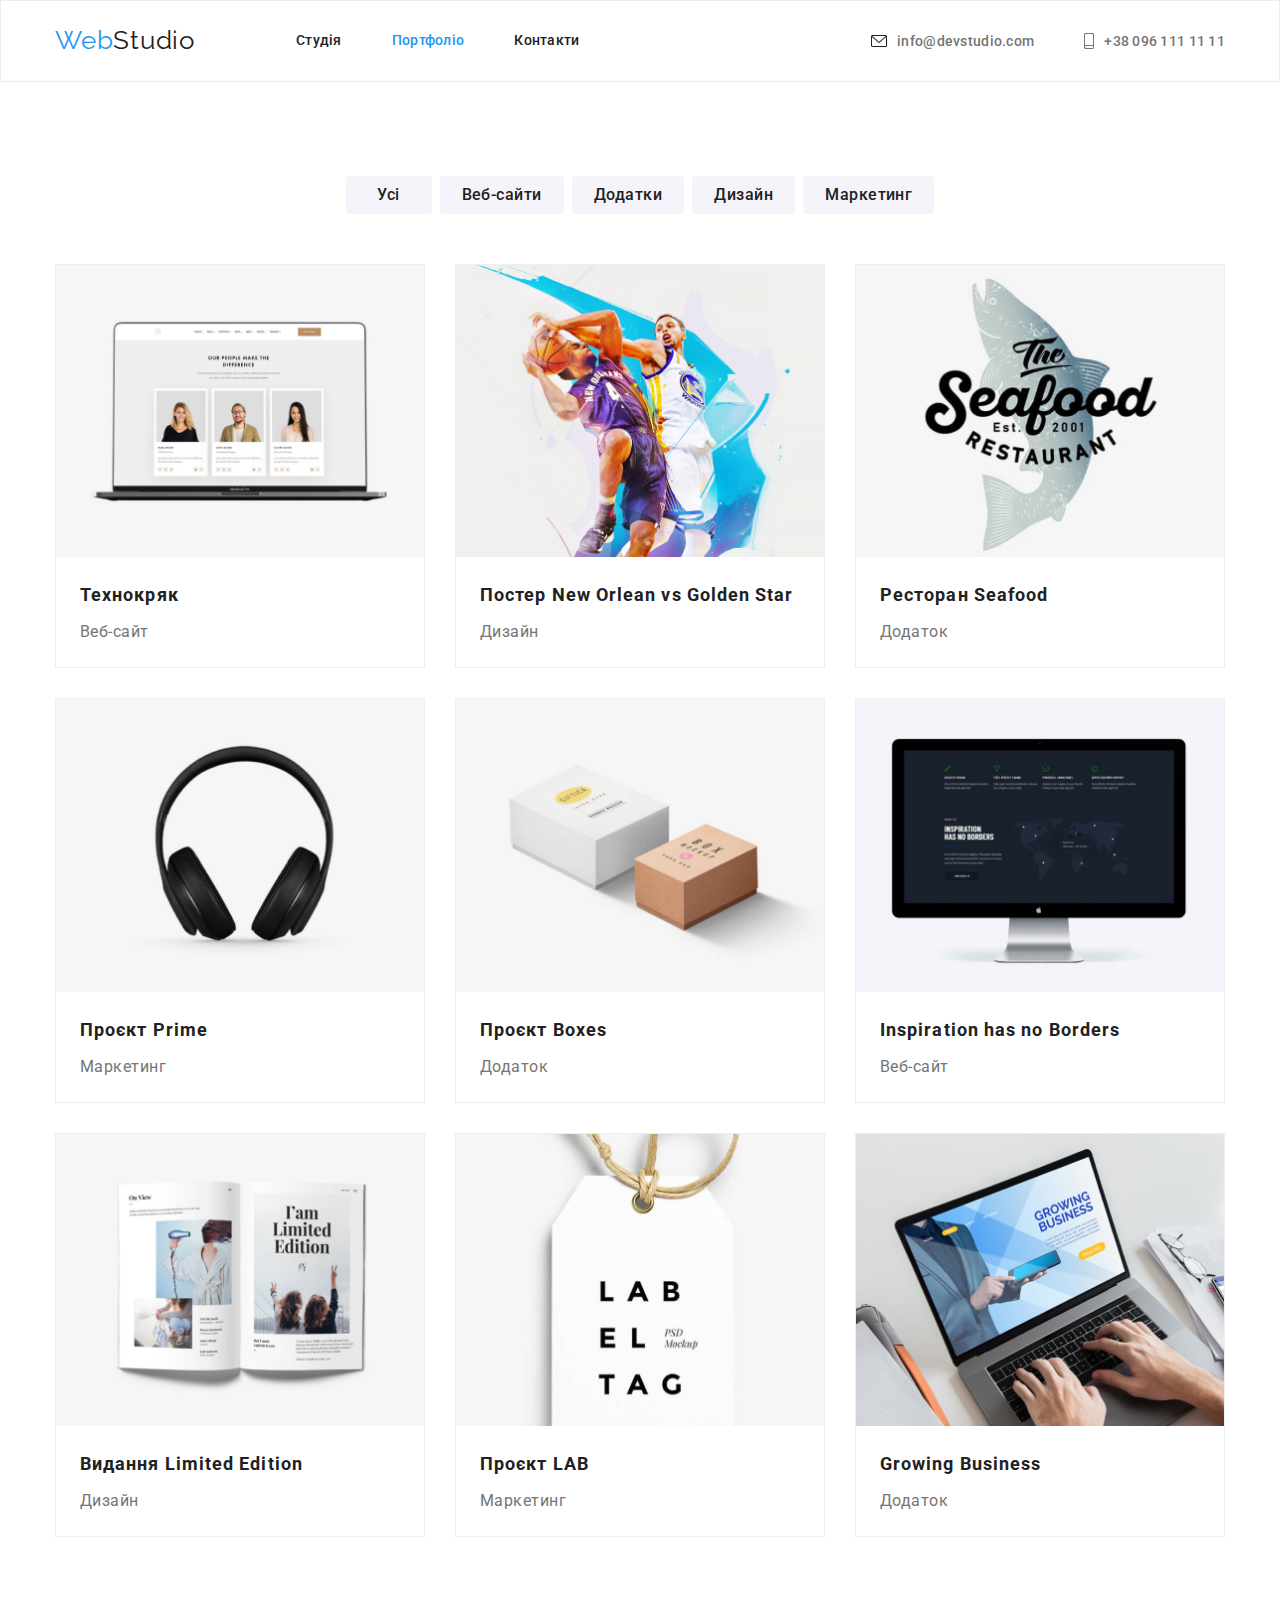
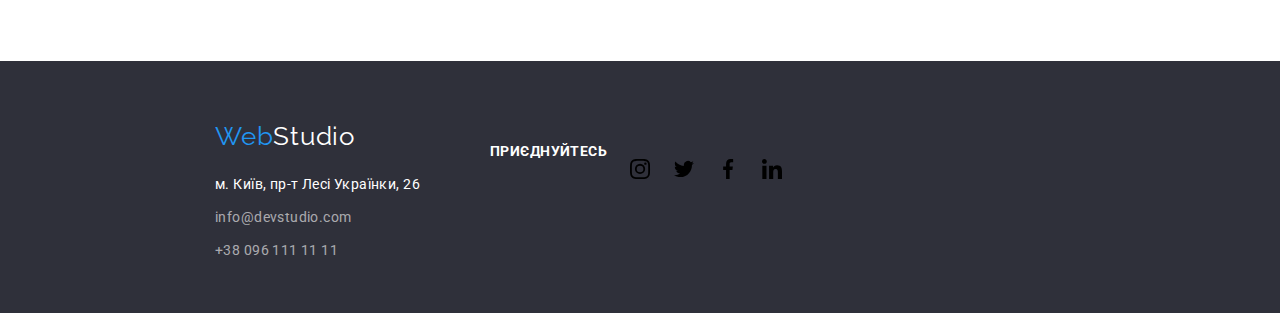
<file: portfolio.html>
<!DOCTYPE html>
<html lang="en">
<head>
    <meta charset="UTF-8">
    <meta http-equiv="X-UA-Compatible" content="IE=edge">
    <meta name="viewport" content="width=device-width, initial-scale=1.0">
    <title>Portfolio</title>
    <link rel="preconnect" href="https://fonts.googleapis.com">
    <link rel="preconnect" href="https://fonts.gstatic.com" crossorigin>
    <link href="https://fonts.googleapis.com/css2?family=Raleway:wght@700&family=Roboto:wght@400;500;700;900&display=swap" rel="stylesheet">
    <link rel="stylesheet" href="https://cdnjs.cloudflare.com/ajax/libs/modern-normalize/0.6.0/modern-normalize.min.css">
    <link
    rel="stylesheet"
    href="https://cdnjs.cloudflare.com/ajax/libs/animate.css/4.1.1/animate.min.css"
  />
    <link rel="stylesheet" href="./css/portfolio.css">
</head>
<body>
    <header class="header">
        <div class="container header-navigation">
            <nav class="header-navigation"> 
            <a class="logo-link link" href="/studio.html">Web<span class="logo-header">Studio</span></a>
                <ul class="header-list list">
                    <li><a class="nav-link link" href="./index.html">Студія</a></li>
                    <li><a class="nav-link link current" href="./portfolio.html">Портфоліо</a></li>
                    <li><a class="nav-link link" href="">Контакти</a></li>
                </ul>
            </nav>
            <ul class="header-icon list">
                <li><a class="link-mail link link-header" href="mailto:info@devstudio.com">info@devstudio.com</a></li>
                <li><a class="link-logo-tel link link-header" href="tel:+380961111111">+38 096 111 11 11</a></li>
            </ul>
        </div>
    </header>
    <main>
        <section class="section">
            <h1 class="visually-hidden">Перелік послуг</h1>
            <div class="container">
                <ul class="header-navigation list">
                    <li class="btn-items">
                        <button type="button" class="filter-button">Усі</button>
                    </li>
                    <li class="btn-items">
                        <button type="button" class="filter-button">Веб-сайти</button>
                    </li>
                    <li class="btn-items">
                        <button type="button" class="filter-button">Додатки</button>
                    </li>
                    <li class="btn-items">
                        <button type="button" class="filter-button">Дизайн</button>
                    </li>
                    <li class="btn-items">
                        <button type="button" class="filter-button">Маркетинг</button>
                    </li>
            </ul>

                <ul class="team-list">
                <li class="list item-border">
                   <div class="text-item-wrap">
                        <img class="project-item" src="./images/portfolio2.jpg" alt="items" width="370px;">
                            <p class="project-text-item">Ресурс пропонує комплексні пропозиції з різним рівнем функціоналу та сервісів. Все це дозволить відвідувачу отримати вичерпні відомості про компанію чи приватну особу.</p>
                   </div>
                        <h2 class="project-title">Технокряк</h2>
                        <p class="project-text">Веб-сайт</p>
                 
                </li>
                <li class="list item-border">
                    <img class="project-item" src="./images/portfolio3.jpg" alt="items" width="370px;">
                  
                        <h2 class="project-title">Постер New Orlean vs Golden Star</h2>
                        <p class="project-text">Дизайн</p>
                  
                </li>
                <li class="list item-border">
                    <img class="project-item" src="./images/portfolio4.jpg" alt="items" width="370px;">
                   
                        <h2 class="project-title">Ресторан Seafood</h2>
                        <p class="project-text">Додаток</p>
                    </li>
                <li class="list item-border">
                    <img class="project-item" src="./images/portfolio5.jpg" alt="items" width="370px;">
                    
                        <h2 class="project-title">Проєкт Prime</h2>
                        <p class="project-text">Маркетинг</p>
                  
                </li>
                <li class="list item-border">
                    <img class="project-item" src="./images/portfolio6.jpg" alt="items" width="370px;">
                   
                        <h2 class="project-title">Проєкт Boxes</h2>
                        <p class="project-text">Додаток</p>
                   
                </li>
                <li class="list item-border">
                    <img class="project-item" src="./images/portfolio7.jpg" alt="items" width="370px;">
                  
                        <h2 class="project-title">Inspiration has no Borders</h2>
                        <p class="project-text">Веб-сайт</p>
                    
                </li>
                <li class="list item-border">
                    <img class="project-item" src="./images/portfolio8.jpg" alt="items" width="370px;">
                  
                        <h2 class="project-title">Видання Limited Edition</h2>
                        <p class="project-text">Дизайн</p>
                 
                </li>
                <li class="list item-border">
                    <img class="project-item" src="./images/portfolio9.jpg" alt="items" width="370px;">
                
                        <h2 class="project-title">Проєкт LAB</h2>
                        <p class="project-text">Маркетинг</p>
             
                </li>
                <li class="list item-border">
                    <img class="project-item" src="./images/portfolio10.jpg" alt="items" width="370px;">
              
                        <h2 class="project-title">Growing Business</h2>
                        <p class="project-text">Додаток</p>
                  
                </li>
            </ul>
            </div>
            </section>
        </main>
        
        <footer class="footer-container">
            <div class="footer-items">
                <section class="online-section">
                    <a class="logo-footer logo-link link" href="/index.html">Web<span class="logo-header-footer">Studio</span></a>
                                 <ul class="footer-list list">
                                    <li>
                                        <a class="footer-adress link" href="https://goo.gl/maps/UXusnvnkRGUJdk639">м. Київ, пр-т Лесі Українки, 26</a></li>
                                    <li>
                                        <a class="footer-mail link" href="mailto:info@devstudio.com:">info@devstudio.com</a></li>
                                    <li>
                                        <a class="footer-tel link" href="tel:+380961111111">+38 096 111 11 11</a></li>
                                </ul>
                </section>        
            </div>
            
                <section class="soc-section">
                   <div class="">
                        <p class="soc-footer">Приєднуйтесь</p>
                    <ul class="footer-soc-link">
                        <li class="soc-items list"><a href="" class="team-soc-link">
                            <svg class="footer-soc-icon" widht="20" height="20">
                                <use href="./images/symbol-defs.svg#icon-instagram"></use>
                            </svg>
                        </a></li>
                        <li class="soc-items list"><a href="" class="team-soc-link">
                            <svg class="footer-soc-icon" widht="20" height="20">
                                <use href="./images/symbol-defs.svg#icon-twitter"></use>
                            </svg>
                        </a></li>
                        <li class="soc-items list"><a href="" class="team-soc-link">
                            <svg class="footer-soc-icon" widht="20" height="20">
                                <use href="./images/symbol-defs.svg#icon-facebook"></use>
                            </svg>
                        </a></li>
                        <li class="soc-items list"><a href="" class="team-soc-link">
                            <svg class="footer-soc-icon" widht="20" height="20">
                                <use href="./images/symbol-defs.svg#icon-linkedin"></use>
                            </svg>
                        </a></li>
                    </ul>
                   </div>
                </section>
    </footer>  
</body>
</html>
</file>
<file: css/portfolio.css>
body {
    font-family: 'Roboto', sans-serif;
    font-size: 14px;
    color: #212121;
    background-color: #FFFFFF;
}

:root {
    --main-title-color: #212121;
    --secondary-title-color: #FFFFFF;
    --main-btn-color: #2196F3;
    --about-text-color: #757575;
}

.list {
    list-style: none;
}

.link {
    text-decoration: none;
}

p,
h1,
h2,
h3,
h4,
h5,
h6 {
    margin: 0;
}

ul,
ol {
    margin: 0;
    padding-left: 0;
}

.container {
    width: 1200px;
    padding-left: 15px;
    padding-right: 15px;
    margin: 0 auto;
}

.section {
    padding-top: 94px;
    padding-bottom: 94px;
}
.header-navigation {
    display: flex;
    align-items: center;
    justify-content: center;
    gap: 8px;
   
}

.header-nav {
    margin-left: auto;
    gap: 50px;
    display: flex;
}

.header-list {
    display: flex;
    align-items: center;
    gap: 50px;
    margin-left: 93px;
}

.header {
    padding-top: 24px;
    padding-bottom: 25px;
    border: 1px solid #ECECEC;
}

.header-list .nav-link.current {
    color: var(--main-btn-color);
}

.header-nav {
    margin-left: auto;
    display: flex;
    align-items: center;
    gap: 50px;
}

.header-list {
    display: flex;
    align-items: center;
    gap: 50px;
    margin-left: 93px;
}

.header-list .nav-link.current {
    color: var(--main-btn-color);
}

.container-items {
    display: flex;
    justify-content:center;
    gap: 8px;
    margin-bottom: 50px;
}

.container-items .btn-items:hover {
color: #FFFFFF;
}
.logo {
    margin-right: 93px;
}

.logo-link {
    font-family: 'Raleway';
    font-size: 26px;
    line-height: calc(31 / 26);
    letter-spacing: 0.03em;
    color: var(--main-btn-color);
    }

    .logo-header {
        font-family: 'Raleway';
        font-size: 26px;
        line-height: calc(31 / 26);
        letter-spacing: 0.03em;
        color: var(--main-title-color);
        }
        
        .logo-header-footer {
        font-family: 'Raleway';
        font-size: 26px;
        line-height: calc(31 / 26);
        letter-spacing: 0.03em;   
        color: var(--secondary-title-color);
        }
        
        .logo-studio {
        font-weight: 700;
        font-size: 26px;
        line-height: calc(31 / 26);
        letter-spacing: 0.03em;
        
        color: var(--secondary-title-color);
        }
        
        .nav-link,
        .link-logo-tel {
            font-weight: 500;
            line-height: 1.14;
            letter-spacing: 0.02em;
            color: var(--main-title-color);
            transition: color 250ms cubic-bezier(0.4, 0, 0.2, 1);
        }

        .item-border:hover, .item-border:focus {
            box-shadow: 0px 4px 4px rgba(0, 0, 0, 0.25);
        }
        
        .header-icon {
            margin-left: auto;
            display: flex;
            align-items: center;
            gap: 50px;
            align-items: center;
            margin-left: auto;
            display: flex;
            gap: 50px;
            color: var(--about-text-color);
            
        }
        .link-mail::before {
            content: '';
            background-image: url(../images/envelope.jpg);
            color: var(--about-text-color);
            width: 16px;
            height: 12px;
            color: currentColor;
        }
        
        
        .link-logo-tel::before {
            content: '';
            background-image: url(../images/smartphone.jpg);
            width: 10px;
            height: 16px;
            color: currentColor;
        }

        .link-mail:hover::before {
            fill: var(--main-btn-color);
        }

        .link-header {
            display: flex;
            gap: 10px;
            align-items: center;
        }

        .link-mail, .link-logo-tel {
            font-weight: 500;
            line-height: calc(16 / 14);
            letter-spacing: 0.02em;
            color: var(--about-text-color);
        }

        .btn-items {
            font-weight: 500;
            font-size: 16px;
            line-height: 26px;
            text-align: center;
            letter-spacing: 0.03em;
            color: var(--main-title-color);
            
        }
        .filter-button {
        cursor: pointer;
        padding: 6px 22px;
        font-weight: 500;
        font-size: 16px;
        line-height: calc(26 / 16);
        text-align: center;
        letter-spacing: 0.03em;
        border: none;
        height: 38px;
        min-width: 86px;
        color: #212121;
        background-color: #F5F4FA;
        border-radius: 4px;
        transition: background-color 250ms cubic-bezier(0.4, 0, 0.2, 1), color 250ms cubic-bezier(0.4, 0, 0.2, 1);
        }

    .filter-button:focus, .filter-button:hover {
            background-color: var(--main-btn-color);
            color:var(--secondary-title-color);
            box-shadow: 0px 3px 1px rgba(0, 0, 0, 0.1), 0px 1px 2px rgba(0, 0, 0, 0.08), 0px 2px 2px rgba(0, 0, 0, 0.12);
        }
        
        .visually-hidden {
            position: absolute;
            width: 1px;
            height: 1px;
            margin: -1px;
            border: 0;
            padding: 0;
            
            white-space: nowrap;
            clip-path: inset(100%);
            clip: rect(0 0 0 0);
            overflow: hidden;
          }
          .team-list {
            display: flex;
            flex-wrap: wrap;
            justify-content: space-between;
            margin-top: 50px;
        }
        
        .nav-link:hover, :focus {
            color: var(--main-btn-color);
        }
        .link-logo-tel:hover, :focus {
            color: var(--main-btn-color)
        }
        .link-mail:hover, :focus {
            color: var(--main-btn-color);
        }
        .footer-adress:hover, :focus {
            color: var(--main-btn-color)
        }
        .footer-tel:hover, :focus {
            color: var(--main-btn-color)
        }
        .footer-mail:hover, :focus {
            color: var(--main-btn-color)
        }

        .footer {
            background-color: var(--main-title-color);
        }
        .logo-footer {
            margin-bottom: 20px;
        }
        .main-section {
            background-color: #F5F5F5;
        }
         .selection-btn {
            background-color: #F5F4FA;
         }

         .nav-section {
            color: var(--main-title-color);
         }

         .container-title {
            margin-bottom: 30px;
         }
         
         .item-border {
            border: 1px solid #EEEEEE;
            width: calc((100% - 60px) / 3);
            margin-bottom: 30px; 
            transition: box-shadow 250ms cubic-bezier(0.4, 0, 0.2, 1);  
         }

        .text-item-wrap {
        position: relative;
        overflow: hidden;
        }
             
         .project-text-item {
            position: absolute;
            top: 0;
            font-weight: 400;
            font-size: 18px;
            line-height: calc(28 / 18);
            letter-spacing: 0.03em;
            padding: 63px 24px;
            height: 100%;
            background-color: rgba(33, 150, 243, 0.9);;
            color: var(--secondary-title-color);
            transform: translateY(100%);
            transition: 250ms cubic-bezier(0.4, 0, 0.2, 1);
         }

         .item-border:hover .project-text-item {
            transform: translateY(0);
            }
    
         
        .project-list {
            padding: 20px 24px;
         }

        .project-item {
                display: block;
                max-width: 100%;
                height: auto;
        }
        
         .project-wrap:nth-child(3) {
            gap: 0;
         }
        
         .project-title {
            font-weight: 700;
            font-size: 18px;
            line-height: calc(36 / 18);
            letter-spacing: 0.06em;
            color: var(--main-title-color);
            padding-top: 20px;
            padding-left: 24px;
            padding-right: 24px;
         }
         
        .footer-container {
            display: flex;
            height: 252px;
            background-color: #2F303A;
            padding-top: 60px;
            padding-bottom: 60px;
            padding-left: 215px;
        }
        .project-text {
            font-size: 16px;
            line-height: calc(30 / 16);
            letter-spacing: 0.03em;
            color: var(--about-text-color);
            margin-top: 4px;
            padding-left: 24px;
            padding-right: 24px;
            padding-bottom: 20px;
         }
         .logo-footer {
            display: block;
            margin-bottom: 20px;
         }
         .footer-adress {
            line-height: 24px;
            letter-spacing: 0.03em;
            color: var(--secondary-title-color);
            transition: color 250ms cubic-bezier(0.4, 0, 0.2, 1);
         }

         .footer-mail, .footer-tel {
            line-height: 24px;
            letter-spacing: 0.03em;
            color: rgba(255, 255, 255, 0.6);
            transition: color 250ms cubic-bezier(0.4, 0, 0.2, 1);
         }

         .soc-footer {
            font-weight: 700;
            font-size: 14px;
            line-height: calc(16 / 14);
            letter-spacing: 0.03em;
            text-transform: uppercase;
            
            color: var(--secondary-title-color);
            }

            .footer-list {
                display: flex;
                flex-direction: column;
                gap: 9px;
            }
            .footer-soc-link {
                display: flex;
            }
            
            .soc-section {
                display: flex;
                margin-top: 22px;
            }
            
            .footer-items {
                margin-right: 70px;
            }
            .soc-items {
                width: 44px;
                height: 44px;
            }
</file>
